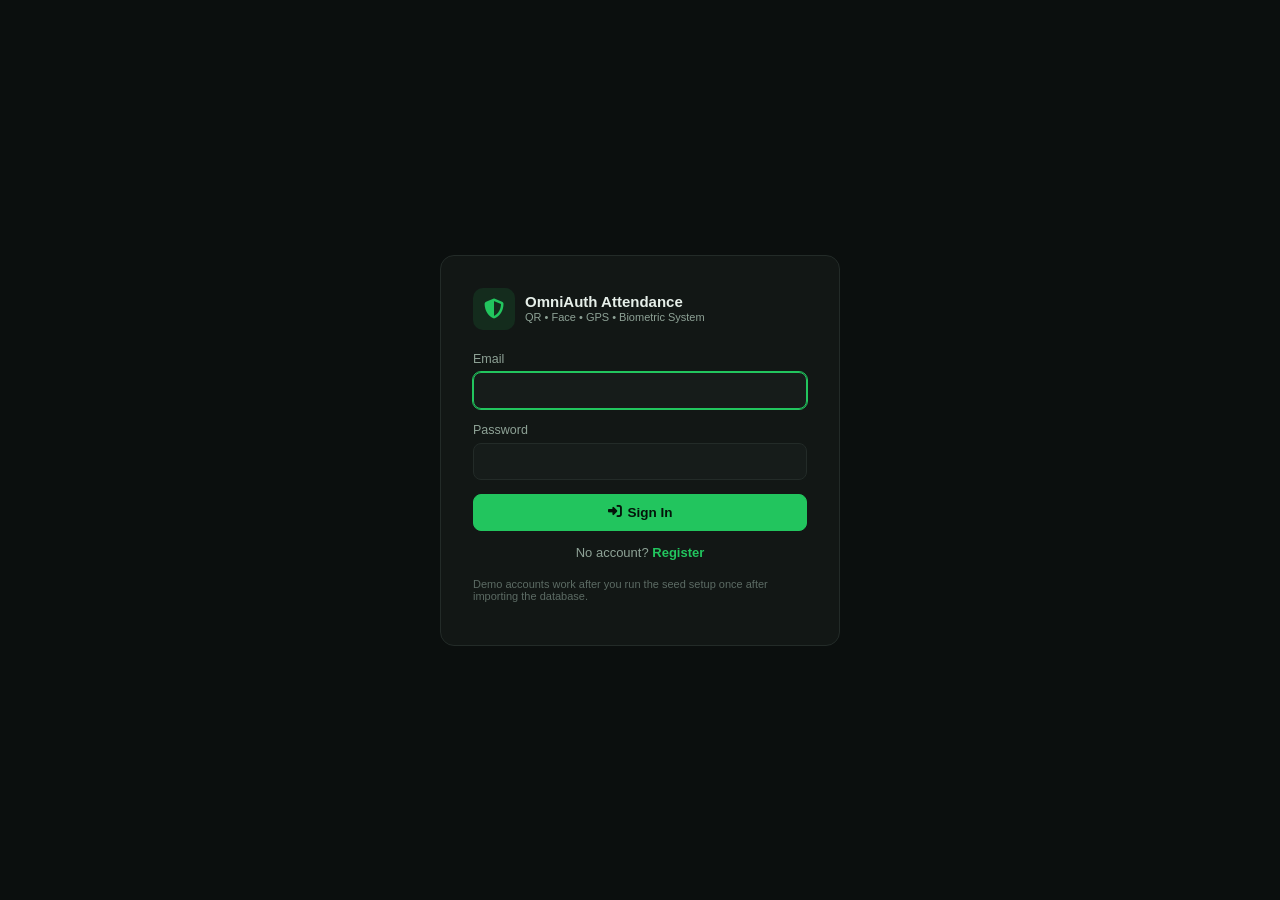
<file: index.html>
<!DOCTYPE html>
<html lang="en">
<head>
<meta charset="UTF-8">
<meta http-equiv="refresh" content="0; url=frontend/html/index.html">
<title>OmniAuth Attendance</title>
<script>window.location.replace('frontend/html/index.html');</script>
</head>
<body>
<p>Opening OmniAuth Attendance...</p>
<p><a href="frontend/html/index.html">Open the sign-in page</a></p>
</body>
</html>
</file>
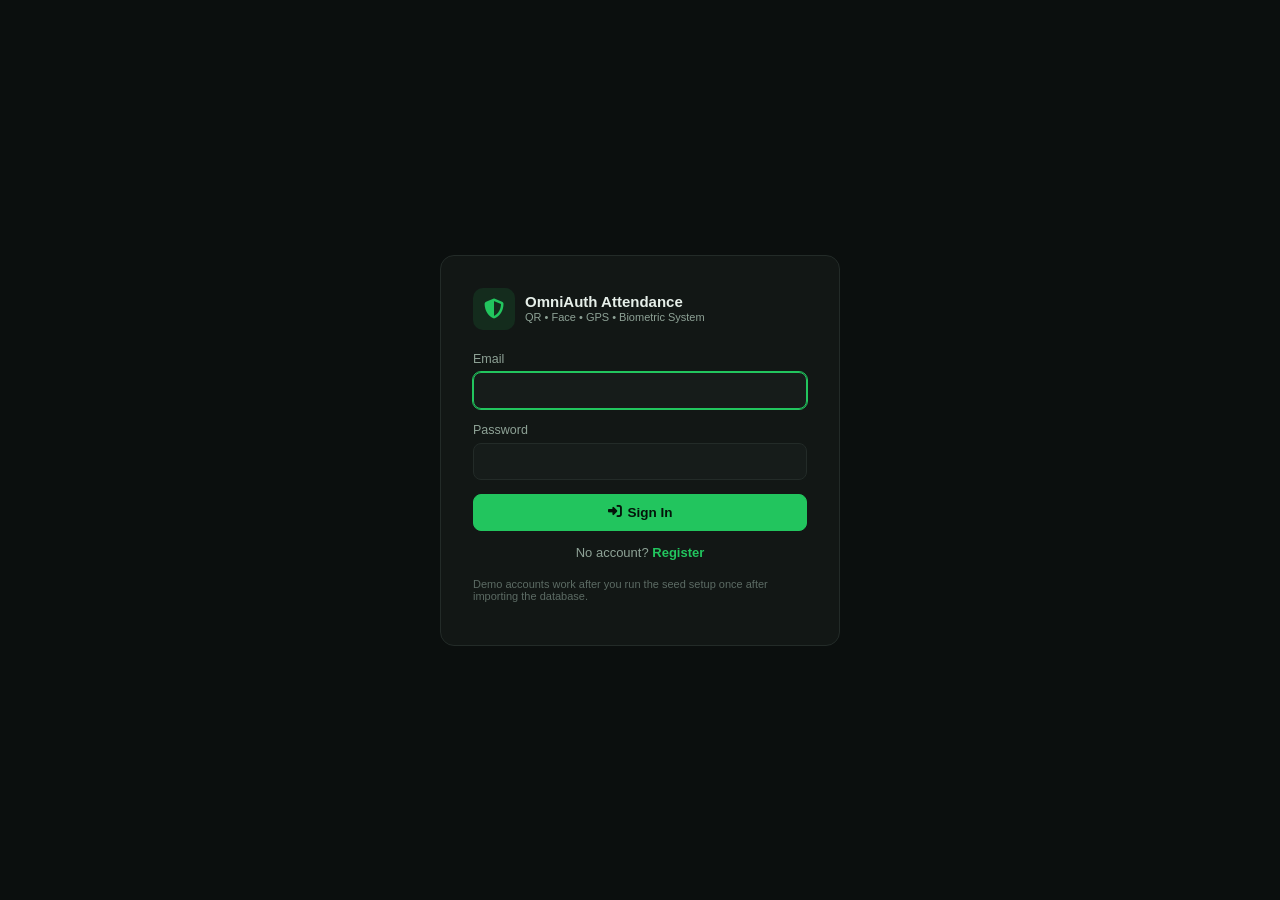
<file: frontend/html/index.html>
<!DOCTYPE html>
<html lang="en">
<head>
<meta charset="UTF-8">
<meta name="viewport" content="width=device-width, initial-scale=1.0">
<title>Sign In — OmniAuth Attendance</title>
<link rel="stylesheet" href="https://cdnjs.cloudflare.com/ajax/libs/font-awesome/6.5.2/css/all.min.css">
<link rel="stylesheet" href="../css/style.css">
</head>
<body>

  <div class="auth-wrap">
    <div class="auth-card">
      <div class="auth-logo">
        <div class="nav-logo"><i class="fa-solid fa-shield-halved"></i></div>
        <div class="nav-title">
          <b>OmniAuth Attendance</b>
          <span>QR &bull; Face &bull; GPS &bull; Biometric System</span>
        </div>
      </div>

      <div class="error-msg" id="errorBox" style="display:none;"></div>

      <form id="loginForm">
        <label>Email</label>
        <input type="email" name="email" required autofocus>
        <label>Password</label>
        <input type="password" name="password" required>
        <button class="btn btn-primary btn-block" type="submit">
          <i class="fa-solid fa-right-to-bracket"></i> Sign In
        </button>
      </form>
      <span class="muted-link">No account? <a href="register.html">Register</a></span>
      <p style="font-size:11px;color:var(--text-faint);margin-top:18px;">
        Demo accounts work after you run
        <a href="../../backend/includes/seed_helper.php" target="_blank" rel="noopener">the seed setup</a>
        once after importing the database.
      </p>
    </div>
  </div>

  <script src="../js/common.js"></script>
  <script src="../js/login.js"></script>
</body>
</html>
</file>
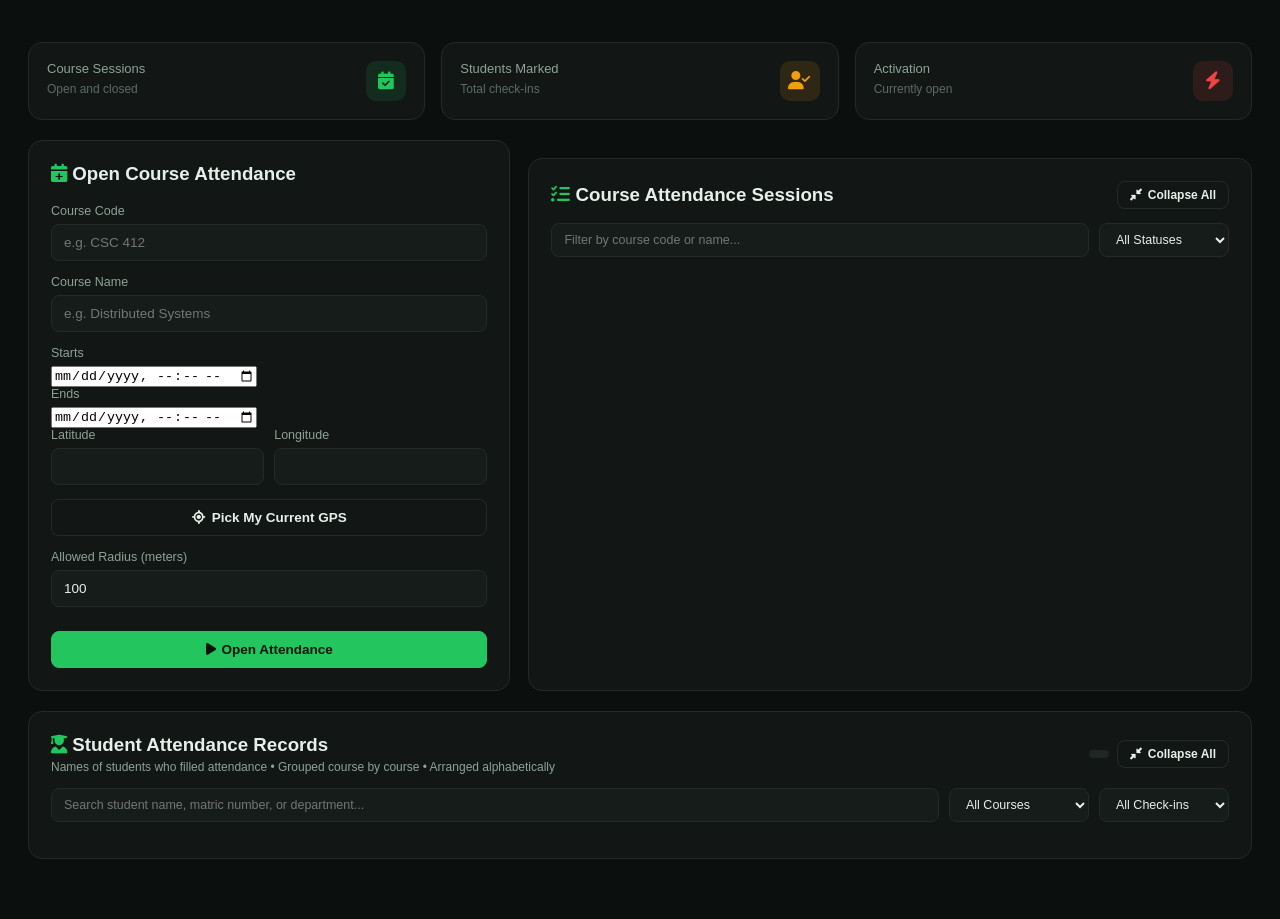
<file: frontend/html/lecturer-dashboard.html>
<!DOCTYPE html>
<html lang="en">
<head>
<meta charset="UTF-8">
<meta name="viewport" content="width=device-width, initial-scale=1.0">
<title>Lecturer Dashboard — OmniAuth Attendance</title>
<link rel="stylesheet" href="https://cdnjs.cloudflare.com/ajax/libs/font-awesome/6.5.2/css/all.min.css">
<link rel="stylesheet" href="../css/style.css">
</head>
<body>
<div id="navbar"></div>

<div class="container">
  <div class="stats-grid">
    <div class="stat-card">
      <div><div class="label">Course Sessions</div><div class="value" id="statSessions"></div><div class="sub">Open and closed</div></div>
      <div class="stat-icon icon-green"><i class="fa-solid fa-calendar-check"></i></div>
    </div>
    <div class="stat-card">
      <div><div class="label">Students Marked</div><div class="value" id="statMarked"></div><div class="sub">Total check-ins</div></div>
      <div class="stat-icon icon-amber"><i class="fa-solid fa-user-check"></i></div>
    </div>
    <div class="stat-card">
      <div><div class="label">Activation</div><div class="value" id="statActive"></div><div class="sub">Currently open</div></div>
      <div class="stat-icon icon-red"><i class="fa-solid fa-bolt"></i></div>
    </div>
  </div>

  <div style="display:grid;grid-template-columns:minmax(280px, .8fr) minmax(320px, 1.2fr);gap:18px; margin-top:20px;">
    <div class="panel">
      <h3 style="margin-top:0;"><i class="fa-solid fa-calendar-plus" style="color:var(--green);"></i> Open Course Attendance</h3>
      <form id="attendanceSessionForm">
        <label>Course Code</label>
        <input type="text" name="course_code" placeholder="e.g. CSC 412" required>
        <label>Course Name</label>
        <input type="text" name="course_name" placeholder="e.g. Distributed Systems" required>
        <label>Starts</label>
        <input type="datetime-local" name="starts_at" required>
        <label>Ends</label>
        <input type="datetime-local" name="ends_at" required>
        <div style="display:grid;grid-template-columns:1fr 1fr;gap:10px;">
          <div><label>Latitude</label><input type="number" step="any" name="latitude" id="sessionLat" required></div>
          <div><label>Longitude</label><input type="number" step="any" name="longitude" id="sessionLng" required></div>
        </div>
        <button type="button" class="btn btn-outline btn-block" id="useSessionGpsBtn" style="margin-bottom:14px;">
          <i class="fa-solid fa-location-crosshairs"></i> Pick My Current GPS
        </button>
        <label>Allowed Radius (meters)</label>
        <input type="number" name="radius_m" value="100" min="10" required>
        <div id="sessionGpsStatus" style="font-size:11.5px;color:var(--text-dim);margin-bottom:10px;"></div>
        <button class="btn btn-primary btn-block" type="submit"><i class="fa-solid fa-play"></i> Open Attendance</button>
      </form>
    </div>

    <div class="panel">
      <div style="display:flex;justify-content:space-between;align-items:center;margin-bottom:14px;flex-wrap:wrap;gap:10px;">
        <h3 style="margin:0;"><i class="fa-solid fa-list-check" style="color:var(--green);"></i> Course Attendance Sessions</h3>
        <button type="button" class="btn btn-outline" id="toggleAllCoursesExpandBtn" style="padding:6px 12px;font-size:12px;">
          <i class="fa-solid fa-down-left-and-up-right-to-center"></i> Collapse All
        </button>
      </div>
      <div id="attendanceSessionFilterBar" style="display:flex;gap:10px;margin-bottom:14px;flex-wrap:wrap;">
        <input type="text" id="courseFilterInput" placeholder="Filter by course code or name..." style="margin-bottom:0;flex:1;min-width:180px;padding:8px 12px;font-size:12.5px;">
        <select id="statusFilterSelect" style="margin-bottom:0;width:auto;min-width:130px;padding:8px 12px;font-size:12.5px;">
          <option value="all">All Statuses</option>
          <option value="open">Open Only</option>
          <option value="closed">Closed Only</option>
        </select>
      </div>
      <div id="attendanceSessionList"></div>
    </div>
  </div>

  <div class="panel" style="margin-top:20px;" id="studentLogsPanel">
    <div style="display:flex;justify-content:space-between;align-items:center;margin-bottom:14px;flex-wrap:wrap;gap:10px;">
      <div>
        <h3 style="margin:0;"><i class="fa-solid fa-user-graduate" style="color:var(--green);"></i> Student Attendance Records</h3>
        <p style="margin:4px 0 0;font-size:12px;color:var(--text-dim);">Names of students who filled attendance &bull; Grouped course by course &bull; Arranged alphabetically</p>
      </div>
      <div style="display:flex;gap:8px;align-items:center;">
        <div id="logsCountBadge" class="badge badge-gray" style="font-size:11.5px;"></div>
        <button type="button" class="btn btn-outline" id="toggleAllLogsExpandBtn" style="padding:6px 12px;font-size:12px;">
          <i class="fa-solid fa-down-left-and-up-right-to-center"></i> Collapse All
        </button>
      </div>
    </div>

    <!-- Filters for student logs -->
    <div style="display:flex;gap:10px;margin-bottom:14px;flex-wrap:wrap;">
      <input type="text" id="studentLogSearchInput" placeholder="Search student name, matric number, or department..." style="margin-bottom:0;flex:1;min-width:200px;padding:8px 12px;font-size:12.5px;">
      <select id="logCourseFilterSelect" style="margin-bottom:0;width:auto;min-width:140px;padding:8px 12px;font-size:12.5px;">
        <option value="all">All Courses</option>
      </select>
      <select id="logStatusFilterSelect" style="margin-bottom:0;width:auto;min-width:130px;padding:8px 12px;font-size:12.5px;">
        <option value="all">All Check-ins</option>
        <option value="on_time">On Time Only</option>
        <option value="late">Late Only</option>
      </select>
    </div>

    <div id="groupedLogsList"></div>
    <div id="logsShowMoreCoursesContainer" style="margin-top:12px;text-align:center;"></div>
  </div>
</div>

<script src="../js/common.js"></script>
<script src="../js/lecturer.js"></script>
</body>
</html>
</file>
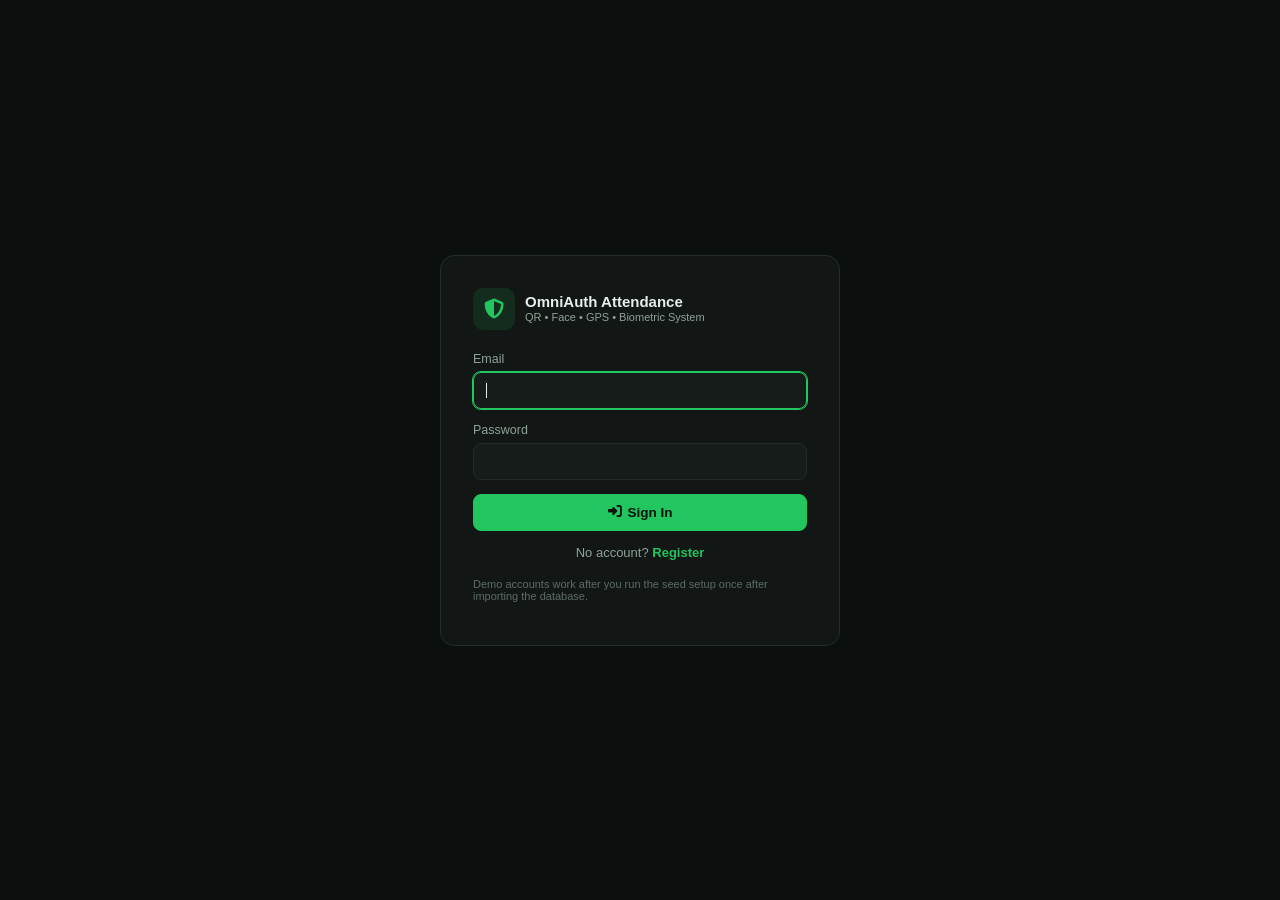
<file: frontend/html/portal.html>
<!DOCTYPE html>
<html lang="en">
<head>
<meta charset="UTF-8">
<meta name="viewport" content="width=device-width, initial-scale=1.0">
<title>My Portal &amp; Logs — OmniAuth Attendance</title>
<link rel="stylesheet" href="https://cdnjs.cloudflare.com/ajax/libs/font-awesome/6.5.2/css/all.min.css">
<link rel="stylesheet" href="../css/style.css">
</head>
<body>

<div id="navbar"></div>

<div class="container">

  <div class="success-msg" id="successBox" style="display:none;"></div>

  <div class="panel profile-header">
    <img class="profile-photo" id="profilePhoto" src="" alt="">
    <div>
      <div class="profile-name">
        <span id="profileNameText"></span> <span class="badge badge-green" id="profileRole"></span>
      </div>
      <div class="profile-sub"><span id="profileDept"></span> &bull; ID: <b id="profileCode"></b></div>
      <div class="profile-sub">Shift Hours: <span id="profileShift"></span></div>
    </div>
    <div class="profile-actions">
      <a href="checkin.html" class="btn btn-primary"><i class="fa-solid fa-table-cells-large"></i> Go to Live Check-in</a>
      <button class="btn btn-outline" id="showLeaveBtn">
        <i class="fa-solid fa-plus"></i> Apply for Absence
      </button>
    </div>
  </div>

  <div class="stats-grid">
    <div class="stat-card">
      <div><div class="label">Punctuality Score</div><div class="value" style="color:var(--green);" id="punctualityValue"></div><div class="sub" id="onTimeSub"></div></div>
      <div class="stat-icon icon-green"><i class="fa-solid fa-circle-check"></i></div>
    </div>
    <div class="stat-card">
      <div><div class="label">Late Count</div><div class="value" style="color:var(--amber);" id="lateValue"></div><div class="sub">Grace period exceeded</div></div>
      <div class="stat-icon icon-amber"><i class="fa-solid fa-clock"></i></div>
    </div>
    <div class="stat-card">
      <div><div class="label">Total Recorded Logs</div><div class="value" id="totalValue"></div><div class="sub">Verified attendance logs</div></div>
      <div class="stat-icon icon-green"><i class="fa-solid fa-calendar-days"></i></div>
    </div>
  </div>

  <div class="panel" style="margin-top:18px;">
    <h3 style="margin-top:0;"><i class="fa-solid fa-chalkboard-user" style="color:var(--green);"></i> Open Course Attendance</h3>
    <div id="attendanceSessions"></div>
  </div>

  <div class="panel" style="margin-top:18px;">
    <h3 style="margin-top:0;"><i class="fa-solid fa-file-lines" style="color:var(--green);"></i> My Personal Attendance History</h3>
    <table>
      <thead><tr><th>Course</th><th>Date &amp; Time</th><th>Status</th><th>Auth Method</th><th>GPS Distance</th><th>Face Score</th></tr></thead>
      <tbody id="logsBody"></tbody>
    </table>
  </div>

  <div class="panel" style="margin-top:18px;">
    <h3 style="margin-top:0;"><i class="fa-solid fa-note-sticky" style="color:var(--green);"></i> My Absence Requests</h3>
    <table>
      <thead><tr><th>Type</th><th>Reason</th><th>Dates</th><th>Status</th></tr></thead>
      <tbody id="leavesBody"></tbody>
    </table>
  </div>
</div>

<!-- Leave modal -->
<div id="leaveModal" style="display:none;position:fixed;inset:0;background:rgba(0,0,0,0.6);align-items:center;justify-content:center;z-index:50;">
  <div class="panel" style="max-width:420px;width:92%;">
    <h3 style="margin-top:0;"><i class="fa-solid fa-plus" style="color:var(--green);"></i> Apply for Absence</h3>
    <div class="error-msg" id="leaveErrorBox" style="display:none;"></div>
    <form id="leaveForm">
      <label>Type</label>
      <select name="leave_type">
        <option value="sick">Sick Leave</option>
        <option value="vacation">Vacation Leave</option>
        <option value="emergency">Emergency</option>
        <option value="other">Other</option>
      </select>
      <label>Reason</label>
      <textarea name="reason" rows="3" required></textarea>
      <label>Start Date</label>
      <input type="date" name="start_date" required>
      <label>End Date</label>
      <input type="date" name="end_date" required>
      <div style="display:flex;gap:10px;">
        <button type="button" class="btn btn-outline btn-block" id="cancelLeaveBtn">Cancel</button>
        <button type="submit" class="btn btn-primary btn-block">
          <i class="fa-solid fa-paper-plane"></i> Submit Request
        </button>
      </div>
    </form>
  </div>
</div>

<script src="../js/common.js"></script>
<script src="../js/portal.js"></script>
</body>
</html>
</file>
<file: frontend/css/style.css>
:root {
  --bg: #0b0f0e;
  --panel: #121715;
  --panel-2: #161c1a;
  --border: #232b28;
  --green: #22c55e;
  --green-dim: #1c7a41;
  --green-bg: rgba(34, 197, 94, 0.12);
  --amber: #f59e0b;
  --amber-bg: rgba(245, 158, 11, 0.12);
  --red: #ef4444;
  --red-bg: rgba(239, 68, 68, 0.12);
  --text: #e6efe9;
  --text-dim: #8ea296;
  --text-faint: #5c6b64;
  --radius: 14px;
}

* { box-sizing: border-box; }

body {
  margin: 0;
  background: var(--bg);
  color: var(--text);
  font-family: -apple-system, BlinkMacSystemFont, "Segoe UI", Roboto, Helvetica, Arial, sans-serif;
}

a { color: inherit; text-decoration: none; }

/* ---------- Top nav ---------- */
.navbar {
  display: flex;
  align-items: center;
  justify-content: space-between;
  padding: 14px 28px;
  border-bottom: 1px solid var(--border);
  background: #0d1211;
  flex-wrap: wrap;
  gap: 12px;
}
.nav-left { display: flex; align-items: center; gap: 12px; }
.nav-logo {
  width: 42px; height: 42px; border-radius: 10px;
  background: var(--green-bg); color: var(--green);
  display: flex; align-items: center; justify-content: center;
  font-size: 20px;
}
.nav-title { display: flex; flex-direction: column; line-height: 1.2; }
.nav-title b { font-size: 15px; }
.nav-title span { font-size: 11px; color: var(--text-dim); }
.badge-version {
  font-size: 11px; background: var(--green-bg); color: var(--green);
  padding: 2px 8px; border-radius: 20px; margin-left: 8px; font-weight: 600;
}
.nav-links { display: flex; align-items: center; gap: 6px; flex-wrap: wrap; }
.nav-link {
  display: flex; align-items: center; gap: 6px;
  padding: 8px 14px; border-radius: 8px; font-size: 13.5px; color: var(--text-dim);
  border: 1px solid transparent;
}
.nav-link:hover { color: var(--text); border-color: var(--border); }
.nav-link.active { background: var(--green); color: #04140a; font-weight: 600; }
.nav-user { display: flex; align-items: center; gap: 10px; }
.nav-user img { width: 34px; height: 34px; border-radius: 50%; object-fit: cover; }
.nav-user .name { font-size: 13px; font-weight: 600; }
.nav-user .role { font-size: 11px; color: var(--text-dim); }

/* ---------- Layout ---------- */
.container { max-width: 1280px; margin: 0 auto; padding: 24px 28px 60px; }

.panel {
  background: var(--panel);
  border: 1px solid var(--border);
  border-radius: var(--radius);
  padding: 22px;
}
.panel + .panel { margin-top: 18px; }

.stats-grid {
  display: grid;
  grid-template-columns: repeat(auto-fit, minmax(220px, 1fr));
  gap: 16px;
  margin-top: 18px;
}
.stat-card {
  background: var(--panel); border: 1px solid var(--border); border-radius: var(--radius);
  padding: 18px; display: flex; justify-content: space-between; align-items: flex-start;
}
.stat-card .label { font-size: 13px; color: var(--text-dim); }
.stat-card .value { font-size: 28px; font-weight: 700; margin-top: 6px; }
.stat-card .sub { font-size: 12px; color: var(--text-faint); margin-top: 4px; }
.stat-icon {
  width: 40px; height: 40px; border-radius: 10px;
  display: flex; align-items: center; justify-content: center; font-size: 18px;
}
.icon-green { background: var(--green-bg); color: var(--green); }
.icon-amber { background: var(--amber-bg); color: var(--amber); }
.icon-red { background: var(--red-bg); color: var(--red); }

/* ---------- Tabs ---------- */
.tabs { display: flex; gap: 22px; border-bottom: 1px solid var(--border); margin: 22px 0 0; flex-wrap: wrap; }
.tab {
  padding: 12px 2px; font-size: 13.5px; color: var(--text-dim);
  border-bottom: 2px solid transparent; cursor: pointer; display: flex; align-items: center; gap: 6px;
}
.tab.active { color: var(--green); border-color: var(--green); font-weight: 600; }
.tab-content { display: none; padding-top: 20px; }
.tab-content.active { display: block; }

/* ---------- Buttons ---------- */
.btn {
  display: inline-flex; align-items: center; gap: 6px; justify-content: center;
  padding: 10px 16px; border-radius: 8px; font-size: 13.5px; font-weight: 600;
  border: 1px solid var(--border); background: var(--panel-2); color: var(--text);
  cursor: pointer;
}
.btn:hover { filter: brightness(1.15); }
.btn-primary { background: var(--green); color: #04140a; border-color: var(--green); }
.btn-danger { background: var(--red); color: #fff; border-color: var(--red); }
.btn-outline { background: transparent; }
.btn:disabled { opacity: 0.5; cursor: not-allowed; }
.btn-block { width: 100%; }

#simulateQrBtn {
  display:none;
}

/* ---------- Tables ---------- */
table { width: 100%; border-collapse: collapse; font-size: 13px; }
thead th {
  text-align: left; color: var(--text-dim); text-transform: uppercase; font-size: 11px;
  letter-spacing: 0.04em; padding: 10px 12px; border-bottom: 1px solid var(--border);
}
tbody td { padding: 14px 12px; border-bottom: 1px solid var(--border); vertical-align: middle; }
tbody tr:last-child td { border-bottom: none; }

/* ---------- Badges ---------- */
.badge {
  display: inline-flex; align-items: center; gap: 4px;
  padding: 4px 10px; border-radius: 20px; font-size: 11px; font-weight: 700;
}
.badge-green { background: var(--green-bg); color: var(--green); }
.badge-amber { background: var(--amber-bg); color: var(--amber); }
.badge-red { background: var(--red-bg); color: var(--red); }
.badge-gray { background: #1f2624; color: var(--text-dim); }

/* ---------- Forms ---------- */
label { font-size: 12.5px; color: var(--text-dim); display: block; margin-bottom: 6px; }
input[type=text], input[type=email], input[type=password], input[type=number],
input[type=date], select, textarea {
  width: 100%; background: var(--panel-2); border: 1px solid var(--border); color: var(--text);
  padding: 10px 12px; border-radius: 8px; font-size: 13.5px; margin-bottom: 14px;
}
input:focus, select:focus, textarea:focus { outline: 1px solid var(--green); border-color: var(--green); }

/* ---------- Auth pages ---------- */
.auth-wrap { min-height: 100vh; display: flex; align-items: center; justify-content: center; padding: 20px; }
.auth-card { width: 100%; max-width: 400px; background: var(--panel); border: 1px solid var(--border); border-radius: var(--radius); padding: 32px; }
.auth-logo { display: flex; align-items: center; gap: 10px; margin-bottom: 22px; }
.error-msg { background: var(--red-bg); color: var(--red); padding: 10px 12px; border-radius: 8px; font-size: 13px; margin-bottom: 14px; }
.success-msg { background: var(--green-bg); color: var(--green); padding: 10px 12px; border-radius: 8px; font-size: 13px; margin-bottom: 14px; }
.muted-link { color: var(--text-dim); font-size: 13px; text-align: center; display: block; margin-top: 14px; }
.muted-link a { color: var(--green); font-weight: 600; }

/* ---------- Profile header ---------- */
.profile-header { display: flex; align-items: center; gap: 20px; flex-wrap: wrap; }
.profile-photo { width: 76px; height: 76px; border-radius: 14px; object-fit: cover; border: 2px solid var(--green); }
.profile-name { font-size: 22px; font-weight: 700; display: flex; align-items: center; gap: 10px; }
.profile-sub { color: var(--text-dim); font-size: 13px; margin-top: 4px; }
.profile-actions { margin-left: auto; display: flex; gap: 10px; flex-wrap: wrap; }

/* ---------- MFA check-in flow ---------- */
.mfa-steps { display: flex; gap: 8px; }
.mfa-step-pill {
  padding: 4px 10px; border-radius: 20px; font-size: 11px; font-weight: 700;
  background: #1f2624; color: var(--text-dim);
}
.mfa-step-pill.done { background: var(--green-bg); color: var(--green); }
.mfa-step-pill.current { background: var(--green); color: #04140a; }

.method-grid { display: grid; grid-template-columns: repeat(auto-fit, minmax(180px, 1fr)); gap: 14px; margin: 18px 0; }
.method-card {
  border: 1px solid var(--border); border-radius: 12px; padding: 18px; background: var(--panel-2);
  display: flex; flex-direction: column; gap: 10px;
}
.method-card.active { border-color: var(--green); background: var(--green-bg); }
.method-card .icon { font-size: 22px; }
.method-card .title { font-weight: 700; font-size: 14px; }
.method-card .sub { font-size: 11.5px; color: var(--text-dim); }

.scan-box {
  border: 1px dashed var(--border); border-radius: var(--radius); padding: 40px 20px;
  text-align: center; background: #0e1614; margin-top: 18px;
}
.scan-frame {
  width: 260px; height: 260px; margin: 20px auto; border: 2px solid var(--green-dim);
  border-radius: 12px; display: flex; flex-direction: column; align-items: center; justify-content: center;
  gap: 10px; color: var(--text-dim); font-size: 13px;
}

@media (max-width: 720px) {
  .nav-links { display: none; }
  .container { padding: 16px; }
}

<<<<<<< HEAD
/* ---------- Course Attendance Sessions (Grouped by Course) ---------- */
.btn-sm {
  padding: 6px 12px;
  font-size: 12px;
}

.course-group-card {
  border: 1px solid var(--border);
  border-radius: 12px;
  background: var(--panel-2);
  margin-bottom: 14px;
  overflow: hidden;
  transition: border-color 0.2s, box-shadow 0.2s;
}
.course-group-card:hover {
  border-color: rgba(34, 197, 94, 0.35);
}
.course-group-header {
  display: flex;
  justify-content: space-between;
  align-items: center;
  padding: 12px 16px;
  background: rgba(255, 255, 255, 0.02);
  border-bottom: 1px solid var(--border);
  cursor: pointer;
  user-select: none;
  gap: 12px;
}
.course-group-header:hover {
  background: rgba(255, 255, 255, 0.04);
}
.course-group-title {
  display: flex;
  align-items: center;
  gap: 10px;
  flex: 1;
  min-width: 0;
}
.course-icon-badge {
  width: 32px;
  height: 32px;
  border-radius: 8px;
  background: var(--green-bg);
  color: var(--green);
  display: flex;
  align-items: center;
  justify-content: center;
  font-size: 14px;
  flex-shrink: 0;
}
.course-code-text {
  font-weight: 700;
  font-size: 14px;
  color: var(--text);
  white-space: nowrap;
}
.course-name-text {
  font-size: 13px;
  color: var(--text-dim);
  overflow: hidden;
  text-overflow: ellipsis;
  white-space: nowrap;
}
.course-group-meta {
  display: flex;
  align-items: center;
  gap: 8px;
  flex-shrink: 0;
}
.course-group-body {
  padding: 12px;
  display: flex;
  flex-direction: column;
  gap: 10px;
}
.course-group-body.collapsed {
  display: none;
}
.session-card {
  border: 1px solid var(--border);
  border-radius: 10px;
  padding: 12px 14px;
  background: var(--panel);
  transition: all 0.15s ease;
}
.session-card.is-open {
  border-left: 4px solid var(--green);
  border-color: rgba(34, 197, 94, 0.4);
  background: rgba(34, 197, 94, 0.04);
}
.session-card.is-closed {
  border-left: 4px solid var(--text-faint);
}
.session-header {
  display: flex;
  justify-content: space-between;
  align-items: flex-start;
  gap: 12px;
}
.session-info {
  flex: 1;
}
.session-time {
  font-size: 12.5px;
  color: var(--text);
  display: flex;
  align-items: center;
  gap: 6px;
  font-weight: 600;
  margin-bottom: 4px;
}
.session-meta-row {
  font-size: 11.5px;
  color: var(--text-dim);
  display: flex;
  flex-wrap: wrap;
  gap: 12px;
  align-items: center;
  margin-top: 4px;
}
.session-meta-item {
  display: inline-flex;
  align-items: center;
  gap: 4px;
}
.show-more-btn {
  display: inline-flex;
  align-items: center;
  justify-content: center;
  gap: 6px;
  width: 100%;
  padding: 8px 12px;
  border-radius: 8px;
  font-size: 12px;
  font-weight: 600;
  background: rgba(255, 255, 255, 0.03);
  border: 1px dashed var(--border);
  color: var(--text-dim);
  cursor: pointer;
  transition: all 0.15s ease;
}
.show-more-btn:hover {
  background: rgba(34, 197, 94, 0.08);
  border-color: var(--green);
  color: var(--text);
}

=======
/* QR */
.session-actions {
    display: flex;
    flex-direction: column;
    gap: 8px;
    flex-shrink: 0;
}

.session-actions .btn {
    width: 90px;
}

.btn-qr {
    display: inline-flex !important;
    align-items: center;
    justify-content: center;
    gap: 6px;

    width: 90px;

    background: var(--green-bg);
    color: var(--green);
    border: 1px solid var(--green);

    font-weight: 600;
    font-size: 13px;
    padding: 8px 12px;
    border-radius: 8px;
    cursor: pointer;
}
/* QR code modal styles */

.attendance-qr-overlay {
    position: fixed;
    inset: 0;
    z-index: 9999;

    display: flex;
    align-items: center;
    justify-content: center;

    padding: 20px;

    background: rgba(0, 0, 0, 0.72);
}

.attendance-qr-modal {
    position: relative;

    width: min(420px, 100%);

    padding: 28px;

    border: 1px solid var(--border);
    border-radius: 16px;

    background: var(--panel);

    text-align: center;

    box-shadow: 0 20px 60px rgba(0, 0, 0, 0.35);
}

.attendance-qr-close {
    position: absolute;

    top: 12px;
    right: 12px;

    width: 36px;
    height: 36px;

    border: 0;
    border-radius: 50%;

    background: transparent;
    color: var(--text-dim);

    cursor: pointer;

    font-size: 18px;
}

.attendance-qr-close:hover {
    background: var(--border);
    color: var(--text);
}

.attendance-qr-header i {
    font-size: 32px;
    color: var(--green);

    margin-bottom: 8px;
}

.attendance-qr-header h2 {
    margin: 0 0 6px;
}

.attendance-qr-header p {
    margin: 0 auto 20px;

    max-width: 320px;

    color: var(--text-dim);

    font-size: 13px;
    line-height: 1.5;
}

.attendance-qr-code {
    display: flex;
    justify-content: center;
    align-items: center;

    padding: 15px;

    margin: 0 auto 16px;

    width: fit-content;

    border-radius: 12px;

    background: #ffffff;
}

.attendance-qr-code canvas {
    display: block;
    max-width: 100%;
}

.attendance-qr-timer {
    margin: 10px 0;

    color: var(--text);

    font-weight: 700;
}

.attendance-qr-timer i {
    margin-right: 5px;
    color: var(--green);
}

.attendance-qr-status {
    margin-bottom: 18px;

    color: var(--text-dim);

    font-size: 12px;
}
>>>>>>> 238382013a627addc001ce8e96ed013e91b7dc3a
</file>
